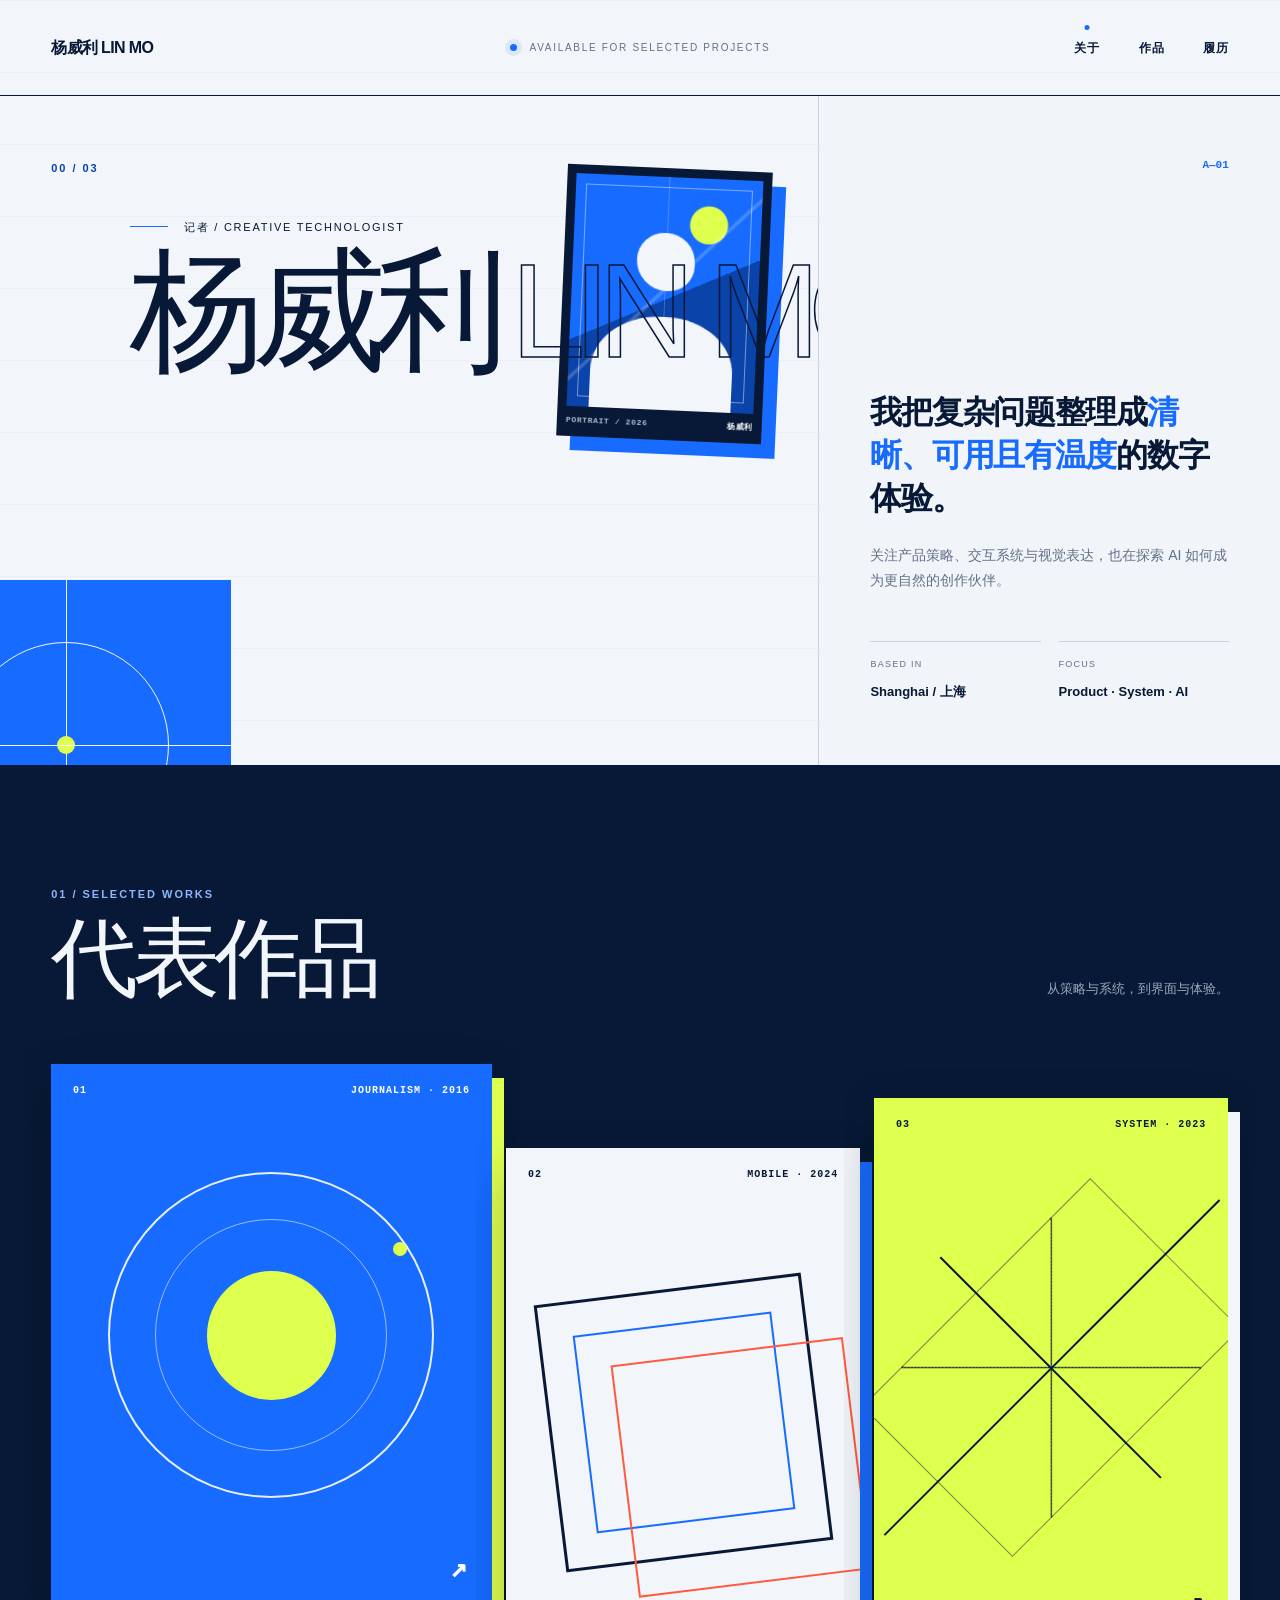
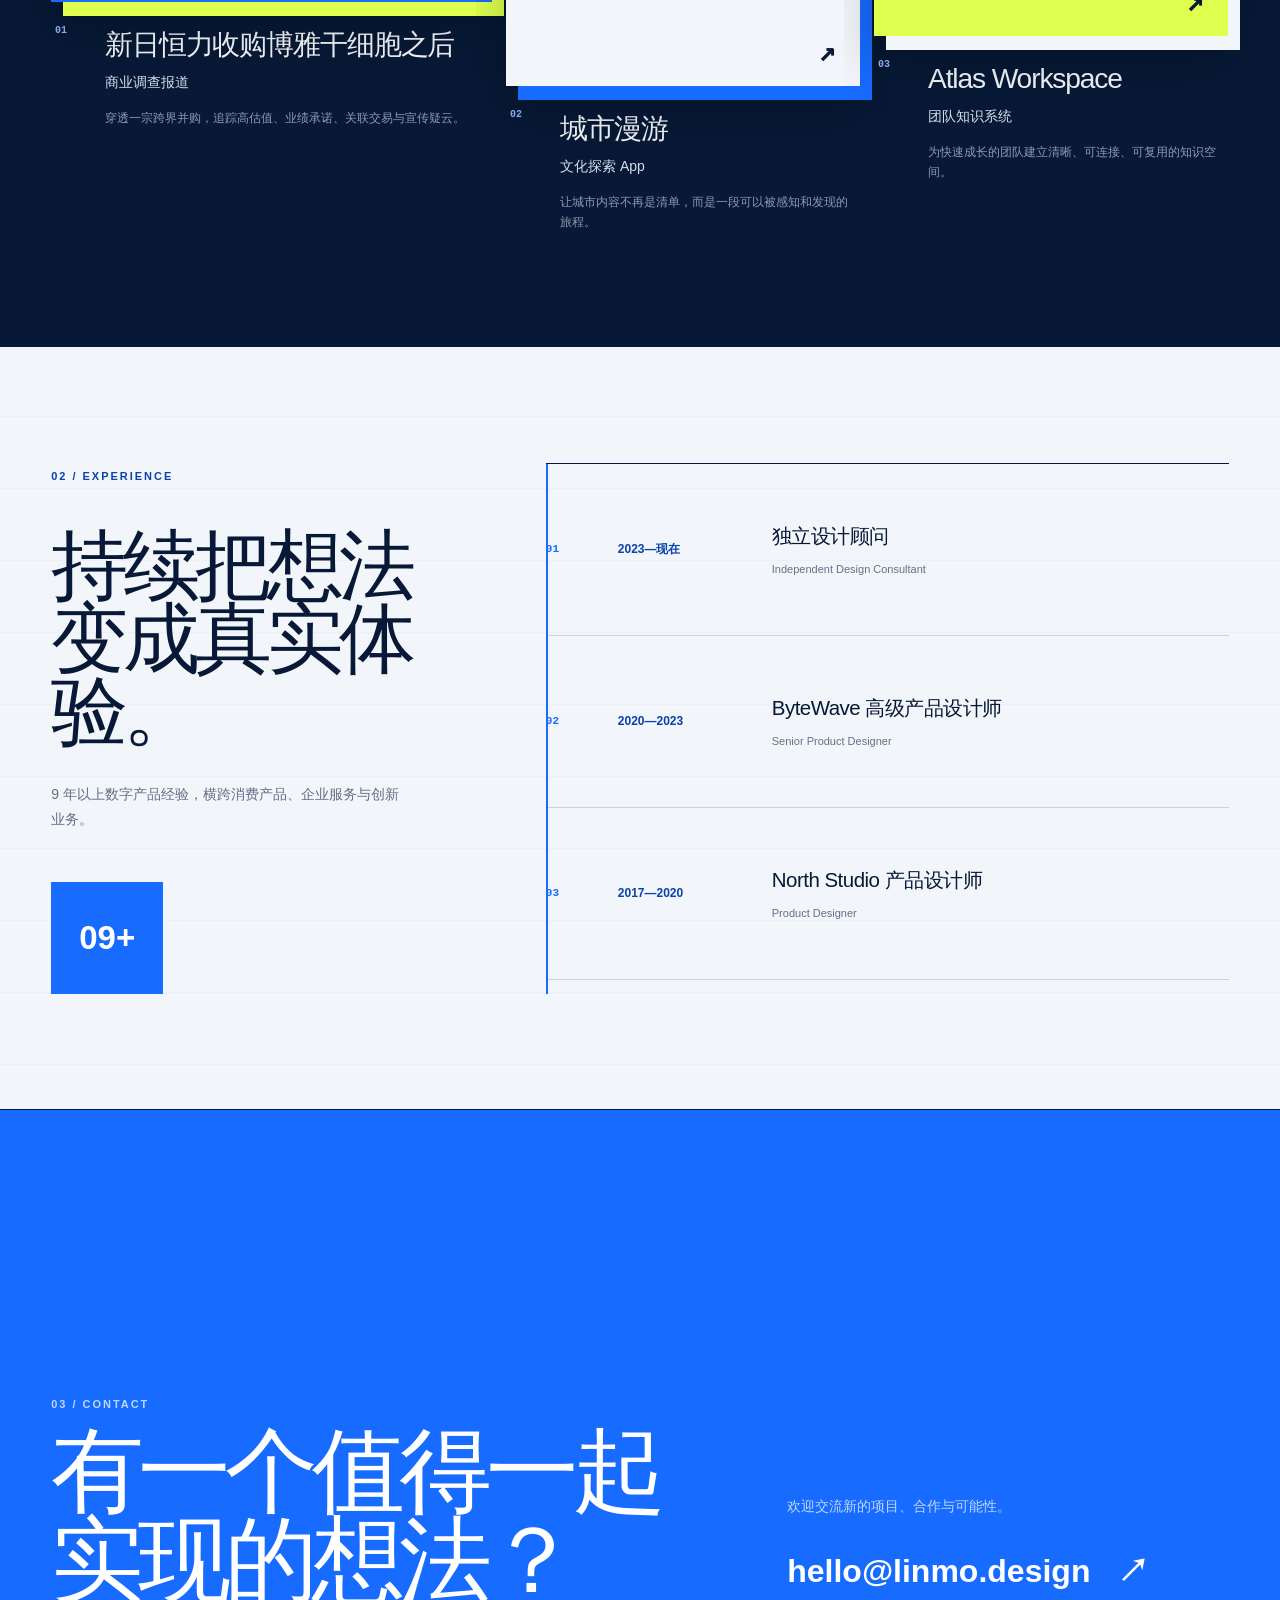
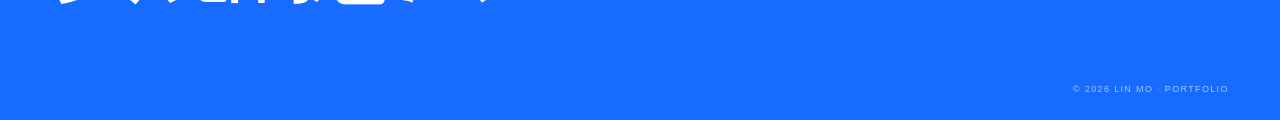
<file: index.html>
<!DOCTYPE html>
<html lang="zh-CN">
<head>
  <meta charset="utf-8">
  <meta name="viewport" content="width=device-width, initial-scale=1">
  <link rel="stylesheet" href="./assets/site.css">
  <link rel="stylesheet" href="./assets/portrait.css">
  <link rel="stylesheet" href="./assets/effects.css">
  <title>杨威利 — 记者</title>
  <meta name="description" content="杨威利的个人主页：个人介绍、设计履历与代表作品。">
  <script src="./assets/motion.js" defer></script>
</head>
<body>
<main>
  <header class="site-header">
    <a class="wordmark" href="#top" aria-label="返回首页">杨威利 <span>LIN MO</span></a>
    <div class="availability"><i aria-hidden="true"></i> AVAILABLE FOR SELECTED PROJECTS</div>
    <nav aria-label="主要导航"><a href="#about">关于</a><a href="#works">作品</a><a href="#experience">履历</a></nav>
  </header>

  <section class="hero" id="top" aria-labelledby="hero-title">
    <div class="hero-main">
      <div class="section-code">00 / 03</div>
      <figure class="portrait-card" aria-label="个人照片展示区域">
        <div class="portrait-placeholder" role="img" aria-label="个人照片占位图">
          <span class="portrait-head"></span><span class="portrait-body"></span>
        </div>
        <figcaption><span>PORTRAIT / 2026</span><b>杨威利</b></figcaption>
      </figure>
      <p class="eyebrow">记者 / CREATIVE TECHNOLOGIST</p>
      <h1 id="hero-title"><span class="name-cn">杨威利</span><span class="name-en">LIN MO</span></h1>
      <div class="hero-mark" aria-hidden="true"><span class="hero-mark-ring"></span><span class="hero-mark-dot"></span></div>
    </div>
    <div class="hero-aside" id="about">
      <span class="aside-number">A—01</span>
      <p class="manifesto">我把复杂问题整理成<strong>清晰、可用且有温度</strong>的数字体验。</p>
      <p class="intro">关注产品策略、交互系统与视觉表达，也在探索 AI 如何成为更自然的创作伙伴。</p>
      <dl class="hero-facts"><div><dt>BASED IN</dt><dd>Shanghai / 上海</dd></div><div><dt>FOCUS</dt><dd>Product · System · AI</dd></div></dl>
    </div>
  </section>

  <section class="works" id="works" aria-labelledby="works-title">
    <div class="section-heading"><div><span class="section-code">01 / SELECTED WORKS</span><h2 id="works-title">代表作品</h2></div><p>从策略与系统，到界面与体验。</p></div>
    <div class="project-grid">
      <a class="project project-link" href="./works/xinri-hengli.html" aria-label="阅读作品：新日恒力收购博雅干细胞之后"><div class="project-visual orbit" aria-hidden="true"><span class="visual-index">01</span><span class="visual-meta">JOURNALISM · 2016</span><div class="visual-art"><i></i><b></b></div><span class="visual-arrow">↗</span></div><div class="project-copy"><span>01</span><div><h3>新日恒力收购博雅干细胞之后</h3><p class="project-subtitle">商业调查报道</p><p class="project-description">穿透一宗跨界并购，追踪高估值、业绩承诺、关联交易与宣传疑云。</p></div></div></a>
      <article class="project"><div class="project-visual frames" aria-hidden="true"><span class="visual-index">02</span><span class="visual-meta">MOBILE · 2024</span><div class="visual-art"><i></i><b></b></div><span class="visual-arrow">↗</span></div><div class="project-copy"><span>02</span><div><h3>城市漫游</h3><p class="project-subtitle">文化探索 App</p><p class="project-description">让城市内容不再是清单，而是一段可以被感知和发现的旅程。</p></div></div></article>
      <article class="project"><div class="project-visual atlas" aria-hidden="true"><span class="visual-index">03</span><span class="visual-meta">SYSTEM · 2023</span><div class="visual-art"><i></i><b></b></div><span class="visual-arrow">↗</span></div><div class="project-copy"><span>03</span><div><h3>Atlas Workspace</h3><p class="project-subtitle">团队知识系统</p><p class="project-description">为快速成长的团队建立清晰、可连接、可复用的知识空间。</p></div></div></article>
    </div>
  </section>

  <section class="experience" id="experience" aria-labelledby="experience-title">
    <div class="experience-lead"><span class="section-code">02 / EXPERIENCE</span><h2 id="experience-title">持续把想法<br>变成真实体验。</h2><p>9 年以上数字产品经验，横跨消费产品、企业服务与创新业务。</p><div class="experience-stamp" aria-hidden="true">09+</div></div>
    <ol class="timeline"><li><span class="timeline-index">01</span><time>2023—现在</time><div><h3>独立设计顾问</h3><p>Independent Design Consultant</p></div></li><li><span class="timeline-index">02</span><time>2020—2023</time><div><h3>ByteWave 高级产品设计师</h3><p>Senior Product Designer</p></div></li><li><span class="timeline-index">03</span><time>2017—2020</time><div><h3>North Studio 产品设计师</h3><p>Product Designer</p></div></li></ol>
  </section>

  <footer id="contact">
    <div><span class="section-code">03 / CONTACT</span><h2>有一个值得一起<br>实现的想法？</h2></div>
    <div class="contact-block"><p>欢迎交流新的项目、合作与可能性。</p><a href="mailto:hello@linmo.design">hello@linmo.design <span>↗</span></a></div>
    <p class="footer-note">© 2026 LIN MO · PORTFOLIO</p>
  </footer>
</main>
</body>
</html>
</file>
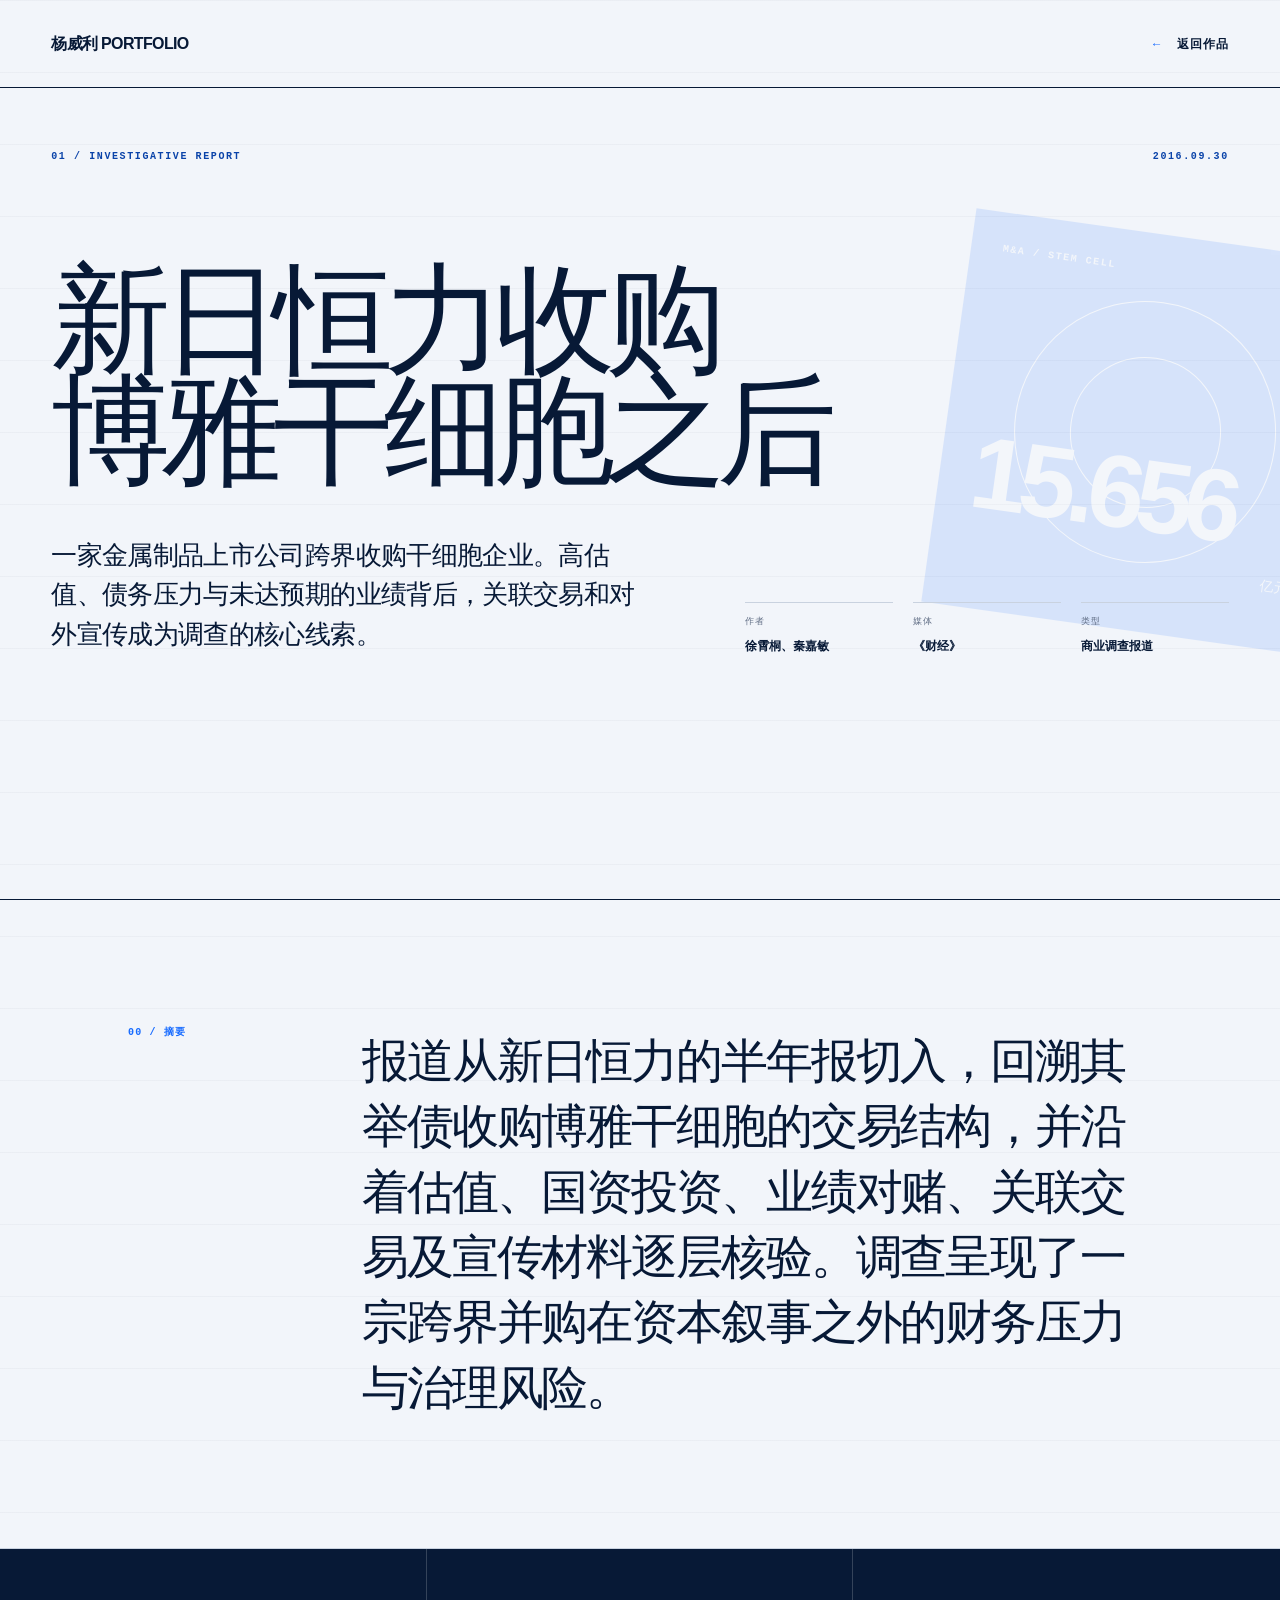
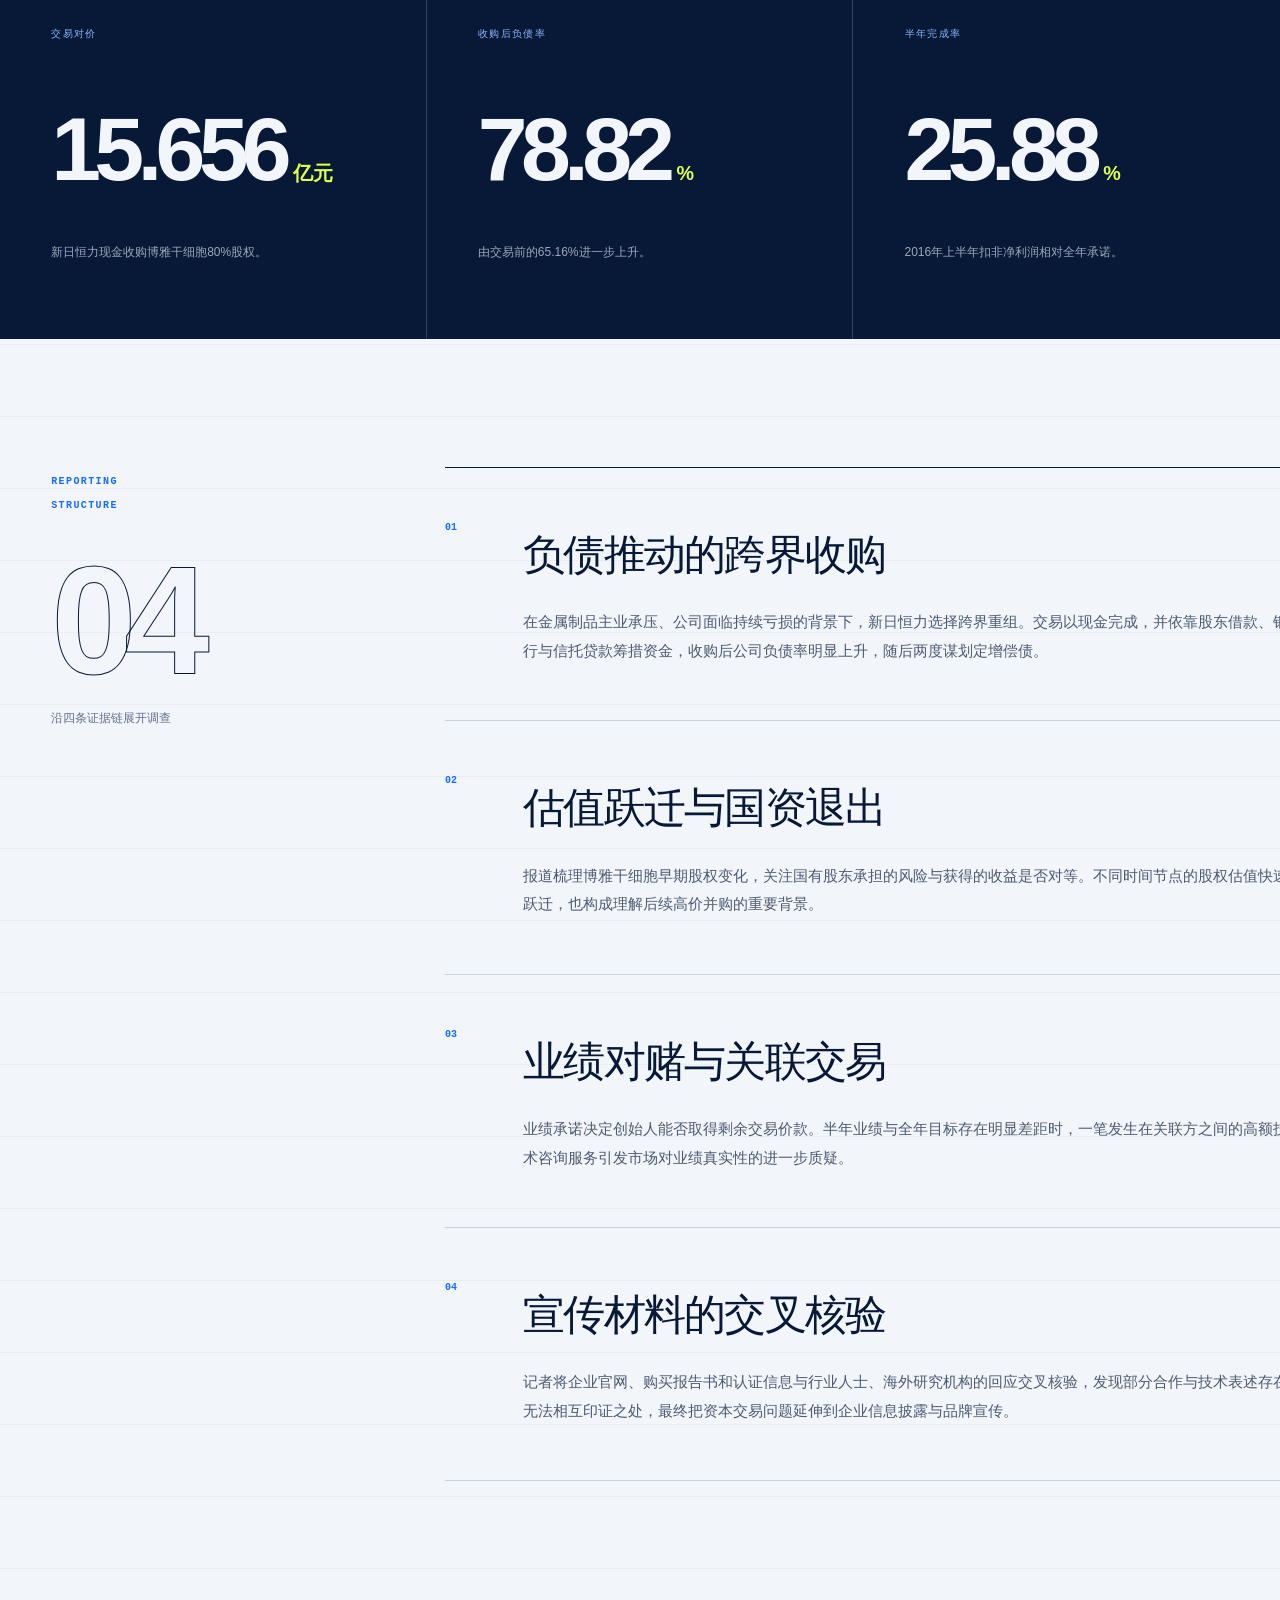
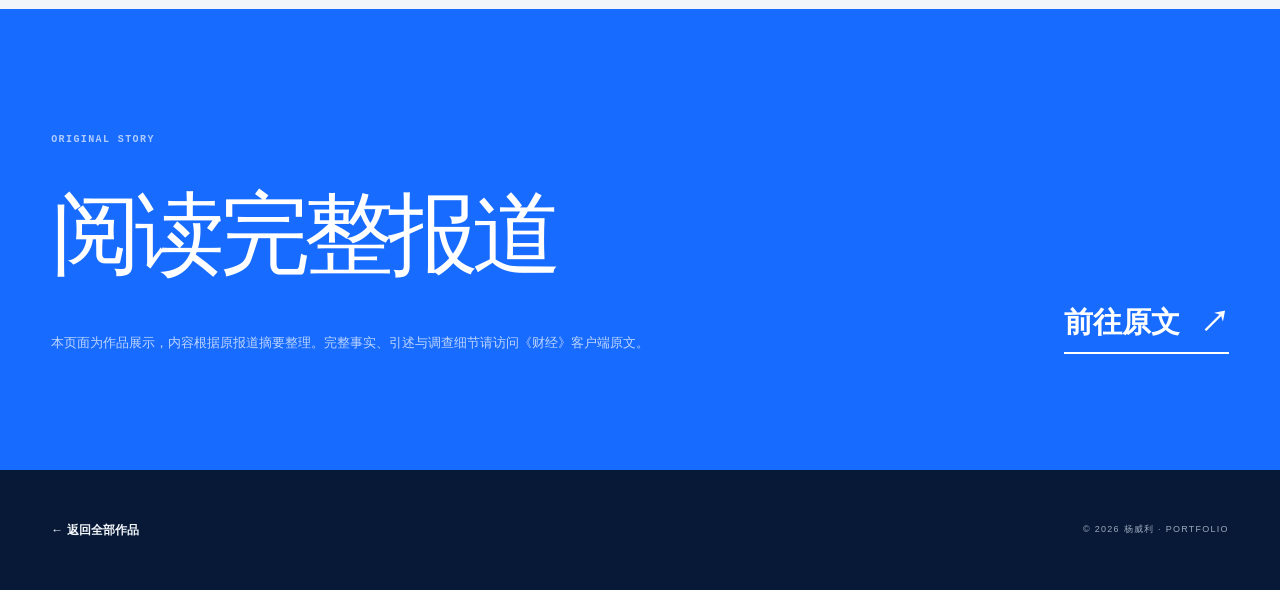
<file: works/xinri-hengli.html>
<!DOCTYPE html>
<html lang="zh-CN">
<head>
  <meta charset="utf-8">
  <meta name="viewport" content="width=device-width, initial-scale=1">
  <link rel="stylesheet" href="../assets/site.css">
  <link rel="stylesheet" href="../assets/article.css">
  <title>新日恒力收购博雅干细胞之后 — 杨威利作品</title>
  <meta name="description" content="调查报道《新日恒力收购博雅干细胞之后》的作品展示页。">
</head>
<body class="article-page">
<main>
  <header class="article-header">
    <a class="wordmark" href="../index.html">杨威利 <span>PORTFOLIO</span></a>
    <a class="back-link" href="../index.html#works"><span>←</span> 返回作品</a>
  </header>

  <article>
    <header class="story-hero">
      <div class="story-kicker"><span>01 / INVESTIGATIVE REPORT</span><time datetime="2016-09-30">2016.09.30</time></div>
      <h1>新日恒力收购<br>博雅干细胞之后</h1>
      <div class="story-intro">
        <p>一家金属制品上市公司跨界收购干细胞企业。高估值、债务压力与未达预期的业绩背后，关联交易和对外宣传成为调查的核心线索。</p>
        <dl><div><dt>作者</dt><dd>徐霄桐、秦嘉敏</dd></div><div><dt>媒体</dt><dd>《财经》</dd></div><div><dt>类型</dt><dd>商业调查报道</dd></div></dl>
      </div>
      <div class="cover-graphic" aria-hidden="true"><span class="cover-orbit one"></span><span class="cover-orbit two"></span><b>15.656</b><i>亿元</i><em>M&amp;A / STEM CELL</em></div>
    </header>

    <section class="story-summary">
      <span class="story-index">00 / 摘要</span>
      <p>报道从新日恒力的半年报切入，回溯其举债收购博雅干细胞的交易结构，并沿着估值、国资投资、业绩对赌、关联交易及宣传材料逐层核验。调查呈现了一宗跨界并购在资本叙事之外的财务压力与治理风险。</p>
    </section>

    <section class="key-numbers" aria-label="报道关键数字">
      <div><span>交易对价</span><strong>15.656<small>亿元</small></strong><p>新日恒力现金收购博雅干细胞80%股权。</p></div>
      <div><span>收购后负债率</span><strong>78.82<small>%</small></strong><p>由交易前的65.16%进一步上升。</p></div>
      <div><span>半年完成率</span><strong>25.88<small>%</small></strong><p>2016年上半年扣非净利润相对全年承诺。</p></div>
    </section>

    <section class="story-body">
      <aside><span>REPORTING<br>STRUCTURE</span><b>04</b><p>沿四条证据链展开调查</p></aside>
      <div class="story-sections">
        <section><span>01</span><div><h2>负债推动的跨界收购</h2><p>在金属制品主业承压、公司面临持续亏损的背景下，新日恒力选择跨界重组。交易以现金完成，并依靠股东借款、银行与信托贷款筹措资金，收购后公司负债率明显上升，随后两度谋划定增偿债。</p></div></section>
        <section><span>02</span><div><h2>估值跃迁与国资退出</h2><p>报道梳理博雅干细胞早期股权变化，关注国有股东承担的风险与获得的收益是否对等。不同时间节点的股权估值快速跃迁，也构成理解后续高价并购的重要背景。</p></div></section>
        <section><span>03</span><div><h2>业绩对赌与关联交易</h2><p>业绩承诺决定创始人能否取得剩余交易价款。半年业绩与全年目标存在明显差距时，一笔发生在关联方之间的高额技术咨询服务引发市场对业绩真实性的进一步质疑。</p></div></section>
        <section><span>04</span><div><h2>宣传材料的交叉核验</h2><p>记者将企业官网、购买报告书和认证信息与行业人士、海外研究机构的回应交叉核验，发现部分合作与技术表述存在无法相互印证之处，最终把资本交易问题延伸到企业信息披露与品牌宣传。</p></div></section>
      </div>
    </section>

    <section class="source-note">
      <div><span>ORIGINAL STORY</span><h2>阅读完整报道</h2><p>本页面为作品展示，内容根据原报道摘要整理。完整事实、引述与调查细节请访问《财经》客户端原文。</p></div>
      <a href="https://www.mycaijing.com/article/detail/287240?source_id=40" target="_blank" rel="noopener noreferrer">前往原文 <span>↗</span></a>
    </section>
  </article>

  <footer class="article-footer"><a href="../index.html#works">← 返回全部作品</a><p>© 2026 杨威利 · PORTFOLIO</p></footer>
</main>
</body>
</html>
</file>
<file: assets/portrait.css>
.portrait-card {
  position: absolute;
  z-index: 1;
  top: 72px;
  right: clamp(24px, 4vw, 68px);
  width: clamp(150px, 16vw, 238px);
  margin: 0;
  padding: 8px 8px 10px;
  color: #fff;
  background: var(--ink);
  border: 1px solid var(--ink);
  box-shadow: 14px 14px 0 var(--blue);
  transform: rotate(2.5deg);
}

.portrait-placeholder {
  position: relative;
  aspect-ratio: 4 / 5;
  overflow: hidden;
  background:
    linear-gradient(135deg, transparent 48%, #ffffff40 49%, transparent 50%),
    radial-gradient(circle at 72% 20%, var(--lime) 0 8%, transparent 8.5%),
    linear-gradient(155deg, #176bff 0 52%, #0a43a9 52% 100%);
}

.portrait-placeholder::before,
.portrait-placeholder::after {
  content: "";
  position: absolute;
  pointer-events: none;
}

.portrait-placeholder::before {
  inset: 10px;
  border: 1px solid #ffffff70;
}

.portrait-placeholder::after {
  top: 0;
  bottom: 0;
  left: 50%;
  width: 1px;
  background: #ffffff35;
}

.portrait-head,
.portrait-body {
  position: absolute;
  display: block;
  left: 50%;
  background: var(--paper);
  transform: translateX(-50%);
}

.portrait-head {
  top: 24%;
  width: 31%;
  aspect-ratio: 1;
  border-radius: 48% 52% 45% 55%;
}

.portrait-body {
  bottom: -9%;
  width: 76%;
  height: 49%;
  border-radius: 48% 48% 0 0;
}

.portrait-card figcaption {
  display: flex;
  justify-content: space-between;
  gap: 8px;
  padding-top: 9px;
  font: 700 8px/1.2 monospace;
  letter-spacing: .08em;
}

.portrait-card figcaption span { color: #aebbd0; }
.portrait-card figcaption b { font-weight: 700; }

.hero-main h1,
.hero-main .eyebrow {
  position: relative;
  z-index: 2;
}

@media (max-width: 900px) {
  .portrait-card {
    top: 54px;
    right: clamp(24px, 7vw, 72px);
    width: clamp(140px, 24vw, 210px);
  }
}

@media (max-width: 620px) {
  .portrait-card {
    top: 42px;
    right: 28px;
    width: 112px;
    padding: 5px 5px 7px;
    box-shadow: 8px 8px 0 var(--blue);
  }

  .portrait-card figcaption {
    display: block;
    font-size: 6px;
  }

  .portrait-card figcaption b {
    display: none;
  }

  .hero-main .eyebrow {
    max-width: 150px;
    margin-top: 160px;
  }
}
</file>
<file: assets/effects.css>
/* Gentle editorial motion for the selected-work cards. */
@keyframes project-float {
  0%, 100% { transform: translate3d(0, 0, 0); }
  50% { transform: translate3d(0, -14px, 0); }
}

@keyframes project-glint {
  0%, 18% { transform: translateX(-145%) skewX(-18deg); }
  52%, 100% { transform: translateX(185%) skewX(-18deg); }
}

@keyframes arrow-drift {
  0%, 100% { transform: translate(0, 0); }
  50% { transform: translate(5px, -5px); }
}

@media (hover: hover) and (min-width: 621px) {
  .project {
    animation: project-float 6.8s ease-in-out infinite;
    will-change: transform;
  }

  .project:nth-child(2) { animation-delay: -2.3s; }
  .project:nth-child(3) { animation-delay: -4.6s; }

  .project-visual {
    box-shadow: 0 20px 44px #00000022;
  }

  .project:nth-child(1) .project-visual { box-shadow: 12px 14px 0 #dfff4f, 0 24px 50px #0000003d; }
  .project:nth-child(2) .project-visual { box-shadow: 12px 14px 0 #176bff, 0 24px 50px #0000003d; }
  .project:nth-child(3) .project-visual { box-shadow: 12px 14px 0 #f2f5fa, 0 24px 50px #0000003d; }

  .project-visual::after {
    content: "";
    position: absolute;
    z-index: 3;
    inset: -15% auto -15% -35%;
    width: 24%;
    pointer-events: none;
    background: linear-gradient(90deg, transparent, #ffffff35, transparent);
    animation: project-glint 8.5s ease-in-out infinite;
  }

  .project:nth-child(2) .project-visual::after { animation-delay: -2.8s; }
  .project:nth-child(3) .project-visual::after { animation-delay: -5.6s; }

  .visual-arrow {
    animation: arrow-drift 2.6s ease-in-out infinite;
  }

  .project:hover {
    animation-play-state: paused;
    z-index: 2;
  }

  .project:hover .project-visual {
    filter: saturate(1.16) contrast(1.03);
    transform: translateY(-12px) rotate(.5deg);
  }

  .project:hover .visual-arrow {
    animation-play-state: paused;
    transform: translate(7px, -7px);
  }
}

@media (max-width: 620px) {
  .project-visual {
    box-shadow: 8px 9px 0 #176bff;
  }

  .project:nth-child(1) .project-visual { box-shadow: 8px 9px 0 #dfff4f; }
  .project:nth-child(3) .project-visual { box-shadow: 8px 9px 0 #f2f5fa; }
}

@media (prefers-reduced-motion: reduce) {
  .project,
  .project-visual::after,
  .visual-arrow {
    animation: none !important;
  }
}

/* Content motion begins after the hero; the first screen stays immediate. */
.motion-ready .section-heading > *,
.motion-ready .experience-lead > :not(.section-code),
.motion-ready .timeline li,
.motion-ready footer > div {
  opacity: 0;
  transform: translateY(28px);
  transition: opacity .75s ease, transform .75s cubic-bezier(.2, .7, .2, 1);
}

.motion-ready .section-heading.is-visible > *,
.motion-ready .experience-lead.is-visible > :not(.section-code),
.motion-ready .timeline li.is-visible,
.motion-ready footer.is-visible > div {
  opacity: 1;
  transform: translateY(0);
}

.motion-ready .section-heading.is-visible > :nth-child(2) { transition-delay: .12s; }
.motion-ready .experience-lead.is-visible > :nth-child(3) { transition-delay: .12s; }
.motion-ready .experience-lead.is-visible > :nth-child(4) { transition-delay: .2s; }
.motion-ready .timeline li:nth-child(2) { transition-delay: .1s; }
.motion-ready .timeline li:nth-child(3) { transition-delay: .2s; }
.motion-ready footer.is-visible > div:nth-child(2) { transition-delay: .14s; }

.motion-ready .project {
  opacity: 0;
  clip-path: inset(0 0 100% 0);
  transition: opacity .8s ease, clip-path .9s cubic-bezier(.2, .7, .2, 1);
}

.motion-ready .project.is-visible {
  opacity: 1;
  clip-path: inset(-30px -30px -40px -30px);
}

.motion-ready .project:nth-child(2) { transition-delay: .12s; }
.motion-ready .project:nth-child(3) { transition-delay: .24s; }

.timeline { position: relative; }

.timeline::before {
  content: "";
  position: absolute;
  z-index: 2;
  top: 0;
  bottom: 0;
  left: 0;
  width: 2px;
  background: var(--blue);
  transform: scaleY(0);
  transform-origin: top;
  transition: transform 1.4s cubic-bezier(.2, .7, .2, 1);
}

.experience.is-visible .timeline::before { transform: scaleY(1); }

nav a::before {
  content: "";
  position: absolute;
  top: -14px;
  left: 50%;
  width: 5px;
  height: 5px;
  border-radius: 50%;
  background: var(--blue);
  opacity: 0;
  transform: translate(-50%, 4px);
  transition: opacity .25s ease, transform .25s ease;
}

nav a.is-active::before {
  opacity: 1;
  transform: translate(-50%, 0);
}

.portrait-card {
  transform:
    perspective(900px)
    rotateX(var(--portrait-rx, 0deg))
    rotateY(var(--portrait-ry, 0deg))
    translate3d(var(--portrait-x, 0), var(--portrait-y, 0), 0)
    rotate(2.5deg);
  transition: transform .18s ease-out, box-shadow .3s ease;
  will-change: transform;
}

.portrait-card:hover {
  box-shadow: 19px 19px 0 var(--blue);
}

.project-visual .visual-art {
  --art-x: 0px;
  --art-y: 0px;
  transition: transform .22s ease-out;
  will-change: transform;
}

.orbit .visual-art { transform: translate3d(var(--art-x), var(--art-y), 0); }
.frames .visual-art { transform: translate3d(var(--art-x), var(--art-y), 0) rotate(-7deg); }
.atlas .visual-art { transform: translate3d(var(--art-x), var(--art-y), 0) rotate(45deg); }

@media (max-width: 620px) {
  .motion-ready .section-heading > *,
  .motion-ready .experience-lead > :not(.section-code),
  .motion-ready .timeline li,
  .motion-ready footer > div {
    transform: translateY(16px);
  }

  .motion-ready .section-heading.is-visible > *,
  .motion-ready .experience-lead.is-visible > :not(.section-code),
  .motion-ready .timeline li.is-visible,
  .motion-ready footer.is-visible > div {
    transform: translateY(0);
  }
}

@media (prefers-reduced-motion: reduce) {
  .motion-ready .section-heading > *,
  .motion-ready .experience-lead > :not(.section-code),
  .motion-ready .timeline li,
  .motion-ready footer > div,
  .motion-ready .project {
    opacity: 1 !important;
    clip-path: none !important;
    transform: none !important;
    transition: none !important;
  }

  .timeline::before { transform: scaleY(1); transition: none; }
  .portrait-card { transform: rotate(2.5deg); transition: none; }
}

.project-link { display: block; }
.project-link:focus-visible { outline: 3px solid var(--lime); outline-offset: 8px; }
.project-link h3 { text-decoration-thickness: 2px; text-underline-offset: 6px; }
.project-link:hover h3 { text-decoration: underline; }
</file>
<file: assets/article.css>
.article-page{background:#f2f5fa}.article-page main{background-image:linear-gradient(#07193608 1px,transparent 1px);background-size:100% 72px}.article-header{min-height:88px;border-bottom:1px solid #071936;display:flex;align-items:center;justify-content:space-between;padding:0 clamp(24px,4vw,68px);position:relative;z-index:4}.back-link{font-size:12px;font-weight:750;letter-spacing:.08em}.back-link span{color:#176bff;margin-right:9px;transition:transform .2s;display:inline-block}.back-link:hover span{transform:translateX(-5px)}.story-hero{min-height:calc(100vh - 88px);padding:clamp(44px,5vw,76px) clamp(24px,4vw,68px) clamp(72px,8vw,120px);position:relative;overflow:hidden;border-bottom:1px solid #071936}.story-kicker{display:flex;justify-content:space-between;color:#0a43a9;font:700 10px/1 monospace;letter-spacing:.16em}.story-hero h1{font-size:clamp(62px,9.4vw,154px);line-height:.92;letter-spacing:-.075em;margin:clamp(58px,8vw,120px) 0 50px;white-space:normal;max-width:1200px;position:relative;z-index:2}.story-intro{display:grid;grid-template-columns:1.1fr .9fr;gap:8vw;align-items:end;position:relative;z-index:2}.story-intro>p{font-size:clamp(19px,2vw,31px);line-height:1.55;letter-spacing:-.025em;max-width:780px;margin:0}.story-intro dl{margin:0;display:grid;grid-template-columns:repeat(3,1fr);gap:20px}.story-intro dl div{border-top:1px solid #c9d2df;padding-top:12px}.story-intro dt{font-size:9px;letter-spacing:.12em;color:#637087;margin-bottom:8px}.story-intro dd{margin:0;font-size:12px;font-weight:750}.cover-graphic{position:absolute;right:-5vw;top:18%;width:clamp(230px,31vw,500px);aspect-ratio:1;background:#176bff;color:#fff;transform:rotate(8deg);opacity:.12}.cover-graphic b{font-size:clamp(56px,8vw,130px);letter-spacing:-.08em;position:absolute;left:8%;bottom:15%}.cover-graphic i{position:absolute;right:9%;bottom:13%;font-size:14px;font-style:normal}.cover-graphic em{position:absolute;top:8%;left:8%;font:700 10px/1 monospace;letter-spacing:.16em;font-style:normal}.cover-orbit{position:absolute;border:1px solid #fff;border-radius:50%}.cover-orbit.one{inset:17%}.cover-orbit.two{inset:31%}.story-summary{padding:clamp(90px,10vw,160px) clamp(24px,10vw,160px);display:grid;grid-template-columns:170px 1fr;gap:5vw;border-bottom:1px solid #c9d2df}.story-index{font:700 10px/1 monospace;letter-spacing:.12em;color:#176bff}.story-summary p{font-size:clamp(26px,3.7vw,58px);line-height:1.38;letter-spacing:-.045em;margin:0;max-width:1100px}.key-numbers{display:grid;grid-template-columns:repeat(3,1fr);background:#071936;color:#f2f5fa}.key-numbers>div{padding:clamp(45px,6vw,90px) clamp(24px,4vw,60px);min-height:390px;border-right:1px solid #ffffff2e;display:flex;flex-direction:column}.key-numbers>div:last-child{border-right:0}.key-numbers span{font-size:10px;letter-spacing:.14em;color:#8db6ff}.key-numbers strong{font-size:clamp(58px,7vw,116px);letter-spacing:-.075em;margin:auto 0 25px}.key-numbers small{font-size:.22em;letter-spacing:0;margin-left:8px;color:#dfff4f}.key-numbers p{font-size:12px;line-height:1.7;color:#9ba8bc;margin:0;max-width:260px}.story-body{padding:clamp(90px,10vw,160px) clamp(24px,4vw,68px);display:grid;grid-template-columns:28% 72%;gap:5vw}.story-body aside{position:sticky;top:40px;height:max-content}.story-body aside span{font:700 10px/1.5 monospace;color:#176bff;letter-spacing:.14em}.story-body aside b{font-size:clamp(90px,12vw,180px);line-height:1;letter-spacing:-.08em;display:block;margin:30px 0 10px;color:transparent;-webkit-text-stroke:1px #071936}.story-body aside p{font-size:12px;color:#637087}.story-sections{border-top:1px solid #071936}.story-sections>section{display:grid;grid-template-columns:50px 1fr;gap:28px;padding:55px 0;border-bottom:1px solid #c9d2df}.story-sections>section>span{font:700 10px/1 monospace;color:#176bff}.story-sections h2{font-size:clamp(28px,3.3vw,53px);letter-spacing:-.04em;margin:0 0 22px}.story-sections p{font-size:15px;line-height:1.9;color:#4c5a70;max-width:770px;margin:0}.source-note{padding:clamp(75px,9vw,140px) clamp(24px,4vw,68px);background:#176bff;color:#fff;display:grid;grid-template-columns:1fr auto;gap:7vw;align-items:end}.source-note>div>span{font:700 10px/1 monospace;letter-spacing:.14em;color:#ffffffa8}.source-note h2{font-size:clamp(50px,7vw,110px);letter-spacing:-.065em;margin:18px 0 30px}.source-note p{font-size:13px;line-height:1.8;color:#ffffffb8;max-width:620px}.source-note>a{font-size:clamp(21px,2.3vw,34px);font-weight:800;border-bottom:2px solid #fff;padding-bottom:8px}.source-note>a span{margin-left:12px}.article-footer{min-height:120px;padding:0 clamp(24px,4vw,68px);display:flex;align-items:center;justify-content:space-between;background:#071936;color:#f2f5fa}.article-footer a{font-size:12px;font-weight:700}.article-footer p{font-size:9px;letter-spacing:.14em;color:#9ba8bc}
@media(max-width:900px){.story-intro{grid-template-columns:1fr;gap:45px}.story-body{grid-template-columns:1fr}.story-body aside{position:static}.story-body aside b{font-size:100px}.source-note{grid-template-columns:1fr}.key-numbers>div{min-height:330px}}
@media(max-width:620px){.article-header{min-height:76px}.article-header .wordmark span{display:none}.story-hero{min-height:auto}.story-hero h1{font-size:clamp(52px,16vw,82px);margin-top:70px}.story-kicker{gap:20px}.story-intro dl{grid-template-columns:1fr}.cover-graphic{top:28%;right:-28%;width:320px}.story-summary{grid-template-columns:1fr;gap:28px}.key-numbers{grid-template-columns:1fr}.key-numbers>div{min-height:270px;border-right:0;border-bottom:1px solid #ffffff2e}.story-sections>section{grid-template-columns:34px 1fr;gap:10px}.article-footer{align-items:flex-start;flex-direction:column;justify-content:center;gap:14px}}
</file>
<file: assets/site.css>
/*! tailwindcss v4.2.1 | MIT License | https://tailwindcss.com */
@layer theme{:root,:host{--font-sans:ui-sans-serif, system-ui, sans-serif, "Apple Color Emoji", "Segoe UI Emoji", "Segoe UI Symbol", "Noto Color Emoji";--font-mono:ui-monospace, SFMono-Regular, Menlo, Monaco, Consolas, "Liberation Mono", "Courier New", monospace;--spacing:.25rem;--default-font-family:var(--font-sans);--default-mono-font-family:var(--font-mono)}}@layer base{*,:after,:before,::backdrop{box-sizing:border-box;border:0 solid;margin:0;padding:0}::file-selector-button{box-sizing:border-box;border:0 solid;margin:0;padding:0}html,:host{-webkit-text-size-adjust:100%;tab-size:4;line-height:1.5;font-family:var(--default-font-family,ui-sans-serif, system-ui, sans-serif, "Apple Color Emoji", "Segoe UI Emoji", "Segoe UI Symbol", "Noto Color Emoji");font-feature-settings:var(--default-font-feature-settings,normal);font-variation-settings:var(--default-font-variation-settings,normal);-webkit-tap-highlight-color:transparent}hr{height:0;color:inherit;border-top-width:1px}abbr:where([title]){-webkit-text-decoration:underline dotted;text-decoration:underline dotted}h1,h2,h3,h4,h5,h6{font-size:inherit;font-weight:inherit}a{color:inherit;-webkit-text-decoration:inherit;-webkit-text-decoration:inherit;-webkit-text-decoration:inherit;-webkit-text-decoration:inherit;text-decoration:inherit}b,strong{font-weight:bolder}code,kbd,samp,pre{font-family:var(--default-mono-font-family,ui-monospace, SFMono-Regular, Menlo, Monaco, Consolas, "Liberation Mono", "Courier New", monospace);font-feature-settings:var(--default-mono-font-feature-settings,normal);font-variation-settings:var(--default-mono-font-variation-settings,normal);font-size:1em}small{font-size:80%}sub,sup{vertical-align:baseline;font-size:75%;line-height:0;position:relative}sub{bottom:-.25em}sup{top:-.5em}table{text-indent:0;border-color:inherit;border-collapse:collapse}:-moz-focusring{outline:auto}progress{vertical-align:baseline}summary{display:list-item}ol,ul,menu{list-style:none}img,svg,video,canvas,audio,iframe,embed,object{vertical-align:middle;display:block}img,video{max-width:100%;height:auto}button,input,select,optgroup,textarea{font:inherit;font-feature-settings:inherit;font-variation-settings:inherit;letter-spacing:inherit;color:inherit;opacity:1;background-color:#0000;border-radius:0}::file-selector-button{font:inherit;font-feature-settings:inherit;font-variation-settings:inherit;letter-spacing:inherit;color:inherit;opacity:1;background-color:#0000;border-radius:0}:where(select:is([multiple],[size])) optgroup{font-weight:bolder}:where(select:is([multiple],[size])) optgroup option{padding-inline-start:20px}::file-selector-button{margin-inline-end:4px}::placeholder{opacity:1}@supports (not ((-webkit-appearance:-apple-pay-button))) or (contain-intrinsic-size:1px){::placeholder{color:currentColor}@supports (color:color-mix(in lab, red, red)){::placeholder{color:color-mix(in oklab, currentcolor 50%, transparent)}}}textarea{resize:vertical}::-webkit-search-decoration{-webkit-appearance:none}::-webkit-date-and-time-value{min-height:1lh;text-align:inherit}::-webkit-datetime-edit{display:inline-flex}::-webkit-datetime-edit-fields-wrapper{padding:0}::-webkit-datetime-edit{padding-block:0}::-webkit-datetime-edit-year-field{padding-block:0}::-webkit-datetime-edit-month-field{padding-block:0}::-webkit-datetime-edit-day-field{padding-block:0}::-webkit-datetime-edit-hour-field{padding-block:0}::-webkit-datetime-edit-minute-field{padding-block:0}::-webkit-datetime-edit-second-field{padding-block:0}::-webkit-datetime-edit-millisecond-field{padding-block:0}::-webkit-datetime-edit-meridiem-field{padding-block:0}::-webkit-calendar-picker-indicator{line-height:1}:-moz-ui-invalid{box-shadow:none}button,input:where([type=button],[type=reset],[type=submit]){appearance:button}::file-selector-button{appearance:button}::-webkit-inner-spin-button{height:auto}::-webkit-outer-spin-button{height:auto}[hidden]:where(:not([hidden=until-found])){display:none!important}}@layer components;@layer utilities{.relative{position:relative}.start{inset-inline-start:var(--spacing)}.table{display:table}}:root{--paper:#f2f5fa;--ink:#071936;--muted:#637087;--line:#c9d2df;--blue:#176bff;--blue-dark:#0a43a9;--lime:#dfff4f}*{box-sizing:border-box}html{scroll-behavior:smooth}body{background:var(--paper);color:var(--ink);-webkit-font-smoothing:antialiased;margin:0;font-family:Inter,SF Pro Display,PingFang SC,Microsoft YaHei,sans-serif}a{color:inherit;text-decoration:none}main{background-image:linear-gradient(90deg,#0000 calc(50% - .5px),#0719360f 50%,#0000 calc(50% + .5px)),linear-gradient(#07193606 1px,#0000 1px);background-size:100% 100%,100% 72px;min-height:100vh;overflow:hidden}.site-header{border-bottom:1px solid var(--ink);letter-spacing:.08em;z-index:10;grid-template-columns:1fr 1fr 1fr;align-items:center;min-height:96px;padding:0 clamp(24px,4vw,68px);font-size:12px;display:grid;position:relative}.wordmark{letter-spacing:-.04em;font-size:16px;font-weight:800}.wordmark span{font-weight:600}.availability{color:var(--muted);letter-spacing:.17em;justify-self:center;font-size:10px}.availability i{background:var(--blue);border-radius:50%;width:7px;height:7px;margin-right:9px;display:inline-block;box-shadow:0 0 0 5px #176bff1a}nav{justify-self:end;gap:clamp(18px,3vw,46px);font-weight:700;display:flex}nav a,.contact-block a{position:relative}nav a:after,.contact-block a:after{content:"";background:var(--blue);height:2px;transition:right .25s;position:absolute;bottom:-7px;left:0;right:100%}nav a:hover:after,nav a:focus-visible:after,.contact-block a:hover:after,.contact-block a:focus-visible:after{right:0}.hero{border-bottom:1px solid var(--ink);grid-template-columns:64% 36%;min-height:670px;display:grid}.hero-main,.hero-aside{padding:clamp(44px,5vw,80px) clamp(24px,4vw,68px);position:relative}.hero-main{border-right:1px solid var(--line);overflow:hidden}.section-code{color:var(--blue-dark);letter-spacing:.18em;font-size:11px;font-weight:700}.eyebrow{letter-spacing:.16em;margin:42px 0 20px 11%;font-size:11px}.eyebrow:before{content:"";background:var(--blue);width:38px;height:1px;margin:0 16px 4px 0;display:inline-block}h1{letter-spacing:-.09em;white-space:nowrap;margin:0 0 0 11%;font-size:clamp(72px,10.5vw,176px);line-height:.82}.name-cn{z-index:2;position:relative}.name-en{color:#0000;-webkit-text-stroke:1.5px var(--ink);margin-left:.11em;font-weight:500}.hero-mark{background:var(--blue);width:330px;height:330px;position:absolute;bottom:-145px;left:0;transform:translate(-30%)}.hero-mark:before,.hero-mark:after{content:"";background:var(--paper);position:absolute}.hero-mark:before{width:1px;top:0;bottom:0;left:50%}.hero-mark:after{height:1px;top:50%;left:0;right:0}.hero-mark-ring{border:1px solid var(--paper);border-radius:50%;position:absolute;inset:62px}.hero-mark-dot{background:var(--lime);border-radius:50%;width:18px;height:18px;position:absolute;top:calc(50% - 9px);left:calc(50% - 9px)}.hero-aside{background:#f2f5fab8;flex-direction:column;justify-content:space-between;display:flex}.aside-number{color:var(--blue);align-self:flex-end;font:700 11px/1 monospace}.manifesto{letter-spacing:-.04em;max-width:430px;margin:auto 0 22px;font-size:clamp(27px,2.5vw,42px);font-weight:750;line-height:1.35}.manifesto strong{color:var(--blue);display:inline}.intro{max-width:390px;color:var(--muted);margin:0 0 48px;font-size:14px;line-height:1.8}.hero-facts{grid-template-columns:1fr 1fr;gap:18px;margin:0;display:grid}.hero-facts div{border-top:1px solid var(--line);padding-top:16px}.hero-facts dt{color:var(--muted);letter-spacing:.14em;margin-bottom:10px;font-size:9px}.hero-facts dd{margin:0;font-size:13px;font-weight:700}.works,.experience,footer{padding:clamp(72px,9vw,140px) clamp(24px,4vw,68px)}.works{background:var(--ink);color:var(--paper)}.works .section-code{color:#8db6ff}.section-heading{justify-content:space-between;align-items:end;gap:32px;margin-bottom:clamp(38px,5vw,72px);display:flex}.section-heading h2,.experience h2,footer h2{letter-spacing:-.065em;margin:12px 0 0;font-size:clamp(44px,6.8vw,110px);line-height:.95}.section-heading>p{color:#9ba8bc;max-width:260px;margin:0;font-size:13px;line-height:1.7}.project-grid{grid-template-columns:1.12fr .9fr .9fr;gap:14px;display:grid}.project{min-width:0}.project:nth-child(2){margin-top:84px}.project:nth-child(3){margin-top:34px}.project-visual{min-height:clamp(340px,42vw,650px);color:var(--ink);transition:transform .35s cubic-bezier(.2,.7,.2,1),filter .35s;position:relative;overflow:hidden}.project:hover .project-visual{filter:saturate(1.12);transform:translateY(-9px)}.orbit{background:var(--blue);color:#fff}.frames{background:var(--paper)}.atlas{background:var(--lime)}.visual-index,.visual-meta,.visual-arrow{z-index:2;letter-spacing:.1em;font:700 10px/1 monospace;position:absolute}.visual-index{top:22px;left:22px}.visual-meta{top:22px;right:22px}.visual-arrow{font-size:28px;transition:transform .25s;bottom:18px;right:22px}.project:hover .visual-arrow{transform:translate(4px,-4px)}.visual-art,.visual-art:before,.visual-art:after,.visual-art i,.visual-art b{display:block;position:absolute}.orbit .visual-art{aspect-ratio:1;border:2px solid #ffffffe6;border-radius:50%;width:74%;top:20%;left:13%}.orbit .visual-art:before,.orbit .visual-art:after{content:"";border:1px solid #ffffff8c;border-radius:50%}.orbit .visual-art:before{inset:14%}.orbit .visual-art:after{background:var(--lime);border:0;inset:30%}.orbit .visual-art i{background:var(--lime);border-radius:50%;width:14px;height:14px;top:21%;right:8%}.frames .visual-art{border:3px solid var(--ink);inset:26% 12% 24%;transform:rotate(-7deg)}.frames .visual-art:before,.frames .visual-art:after{content:"";border:2px solid var(--blue);inset:12%}.frames .visual-art:after{border-color:#ff5a3d;inset:25% -14% -14% 25%}.atlas .visual-art{background:linear-gradient(45deg, transparent calc(50% - 1px), var(--ink) 50%, transparent calc(50% + 1px)), linear-gradient(-45deg, transparent calc(50% - 1px), var(--ink) 50%, transparent calc(50% + 1px));border:1px solid #07193680;inset:20%;transform:rotate(45deg)}.atlas .visual-art:before,.atlas .visual-art:after{content:"";background:var(--ink)}.atlas .visual-art:before{width:2px;top:-24%;bottom:-24%;left:50%}.atlas .visual-art:after{height:2px;top:50%;left:-24%;right:-24%}.project-copy{grid-template-columns:36px 1fr;gap:14px;padding:22px 4px 0;display:grid}.project-copy>span{color:#8db6ff;font:700 10px/1.4 monospace}.project-copy h3{letter-spacing:-.04em;margin:0;font-size:clamp(22px,2.2vw,35px)}.project-subtitle{color:#d6deea;margin:6px 0 16px;font-size:14px}.project-description{color:#8e9aaf;max-width:410px;margin:0;font-size:12px;line-height:1.65}.experience{border-bottom:1px solid var(--ink);grid-template-columns:42% 58%;display:grid}.experience-lead{padding-right:12%;position:relative}.experience-lead h2{margin-top:42px;font-size:clamp(48px,6vw,94px)}.experience-lead>p{max-width:360px;color:var(--muted);margin-top:34px;font-size:14px;line-height:1.8}.experience-stamp{background:var(--blue);color:#fff;place-items:center;width:112px;height:112px;margin-top:50px;font-size:33px;font-weight:800;display:grid;transform:rotate(-7deg)}.timeline{border-top:1px solid var(--ink);margin:0;padding:0;list-style:none}.timeline li{border-bottom:1px solid var(--line);grid-template-columns:48px 130px 1fr;align-items:center;gap:24px;min-height:172px;transition:padding .25s,background .25s;display:grid}.timeline li:hover{background:#176bff12;padding-left:18px}.timeline-index{color:var(--blue);font:700 11px/1 monospace}.timeline time{color:var(--blue-dark);font-size:12px;font-weight:700}.timeline h3{letter-spacing:-.025em;margin:0 0 9px;font-size:clamp(17px,1.6vw,25px)}.timeline p{color:var(--muted);margin:0;font-size:11px}footer{background:var(--blue);color:#fff;grid-template-columns:1.25fr .75fr;align-items:end;min-height:610px;display:grid;position:relative}footer .section-code{color:#ffffffb8}footer h2{font-size:clamp(54px,7.3vw,118px)}.contact-block{padding-bottom:10px}.contact-block p{color:#ffffffb8;font-size:14px}.contact-block a{margin-top:30px;font-size:clamp(22px,2.5vw,38px);font-weight:700;display:inline-block}.contact-block a:after{background:#fff}.contact-block a span{margin-left:18px;transition:transform .25s;display:inline-block}.contact-block a:hover span{transform:translate(5px,-5px)}.footer-note{color:#ffffff9e;letter-spacing:.15em;margin:0;font-size:9px;position:absolute;bottom:24px;right:clamp(24px,4vw,68px)}@media (width<=900px){.site-header{grid-template-columns:1fr auto}.availability{display:none}.hero{grid-template-columns:1fr}.hero-main{border-right:0;border-bottom:1px solid var(--line);min-height:520px}.hero-aside{min-height:520px}.project-grid{grid-template-columns:1fr 1fr}.project:nth-child(2),.project:nth-child(3){margin-top:0}.project:nth-child(3){grid-column:2}.experience{grid-template-columns:1fr;gap:72px}footer{grid-template-columns:1fr;gap:70px}}@media (width<=620px){.site-header{min-height:78px}nav{gap:14px;font-size:10px}.wordmark span{display:none}.hero-main{min-height:420px}.eyebrow{margin-top:54px;margin-left:0;font-size:9px}h1{white-space:normal;margin-left:0;font-size:clamp(66px,22vw,112px)}.name-en{margin:12px 0 0;display:block}.hero-mark{width:210px;height:210px;bottom:-100px}.hero-aside{min-height:470px}.hero-facts{grid-template-columns:1fr}.section-heading{flex-direction:column;align-items:start}.project-grid{grid-template-columns:1fr;gap:56px}.project:nth-child(3){grid-column:auto}.project-visual{min-height:420px}.timeline li{grid-template-columns:34px 1fr;gap:16px;padding:26px 0}.timeline time,.timeline li>div{grid-column:2}footer{min-height:650px}.footer-note{left:24px;right:auto}}@media (prefers-reduced-motion:reduce){html{scroll-behavior:auto}*,:before,:after{transition-duration:.01ms!important}}
</file>
